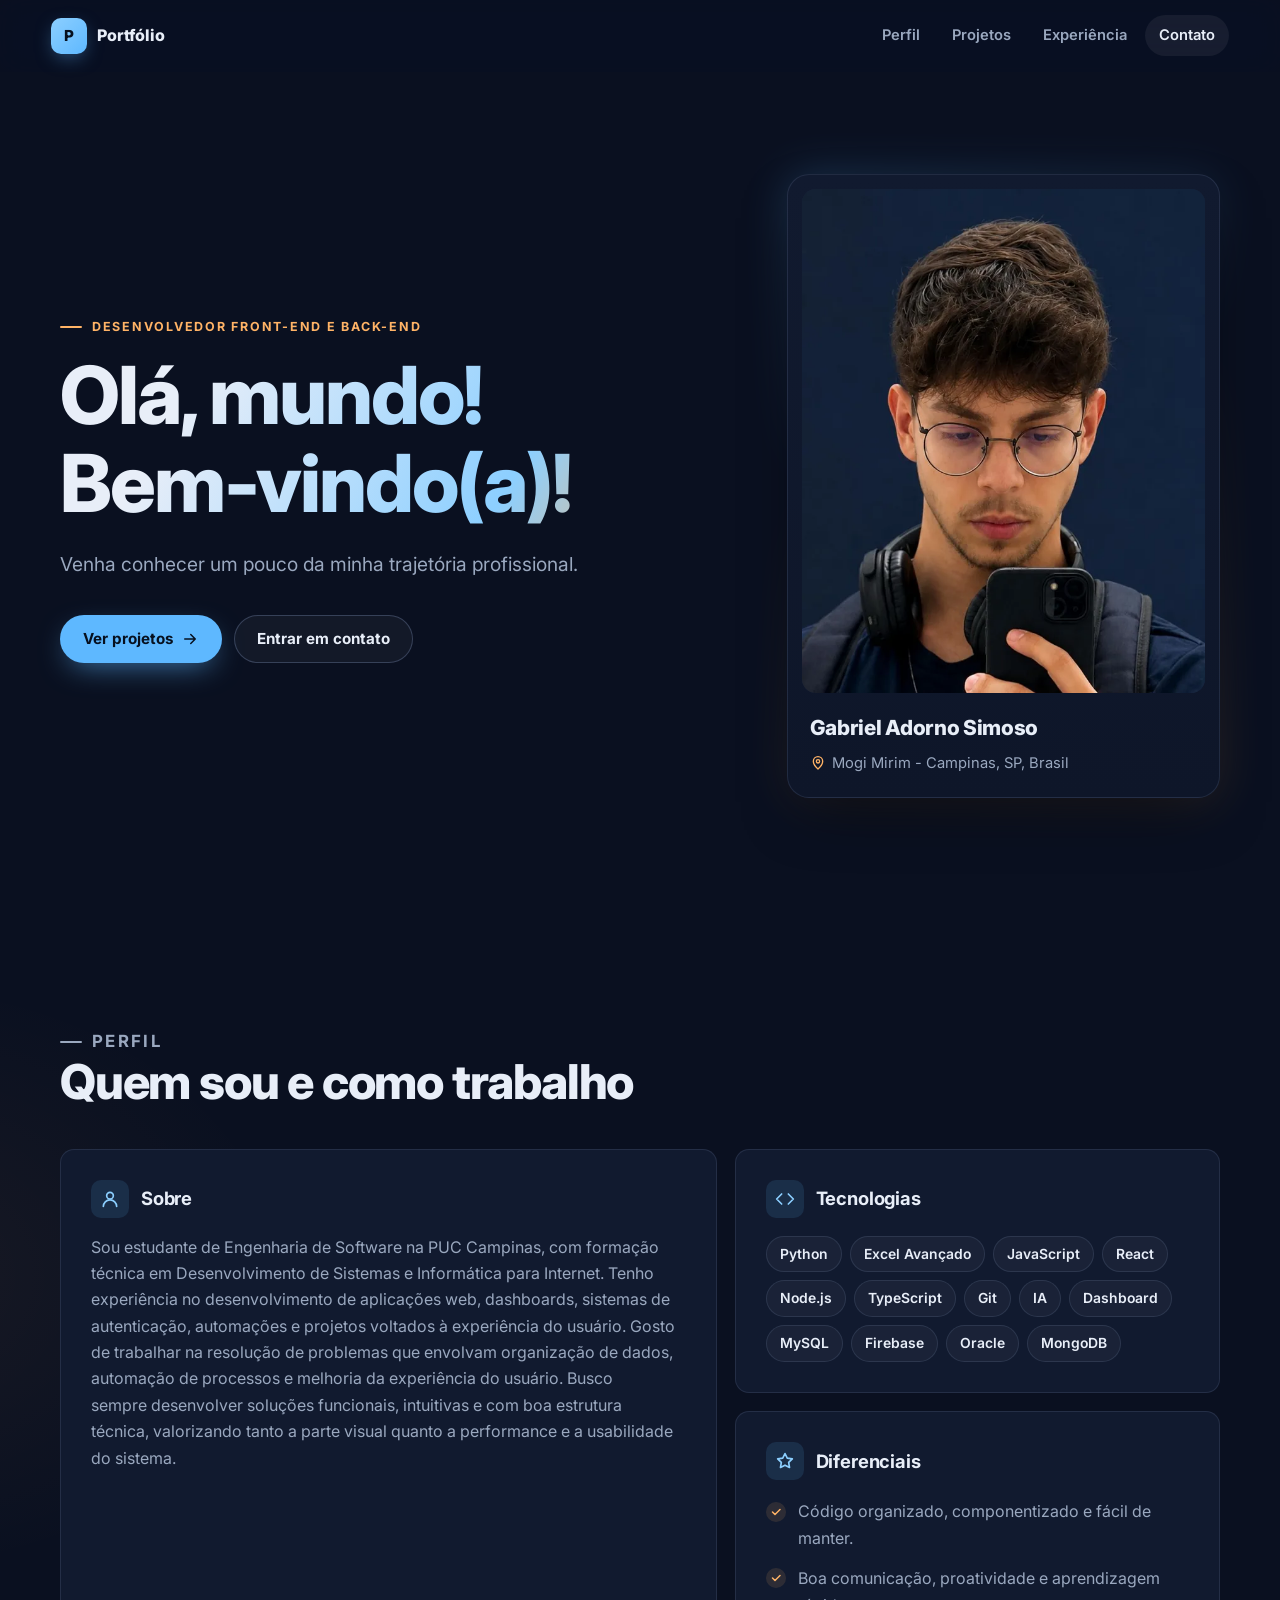
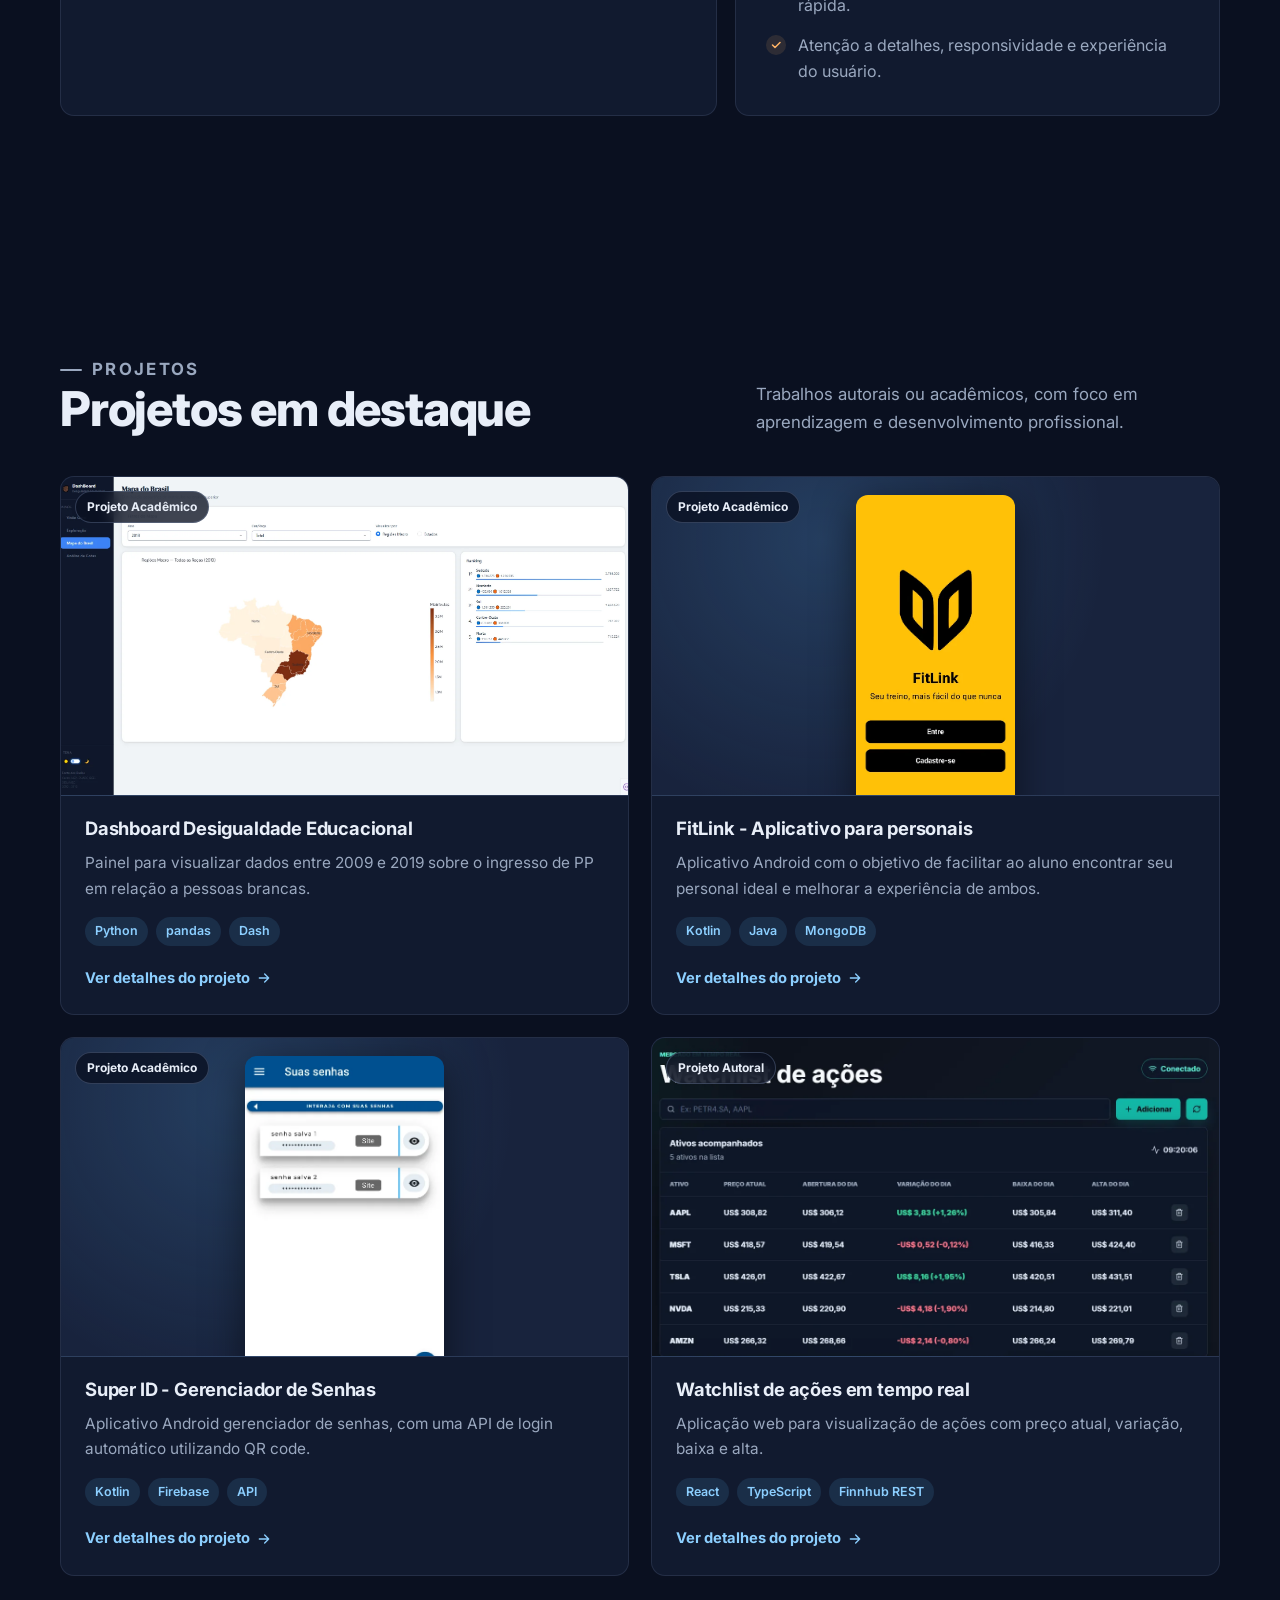
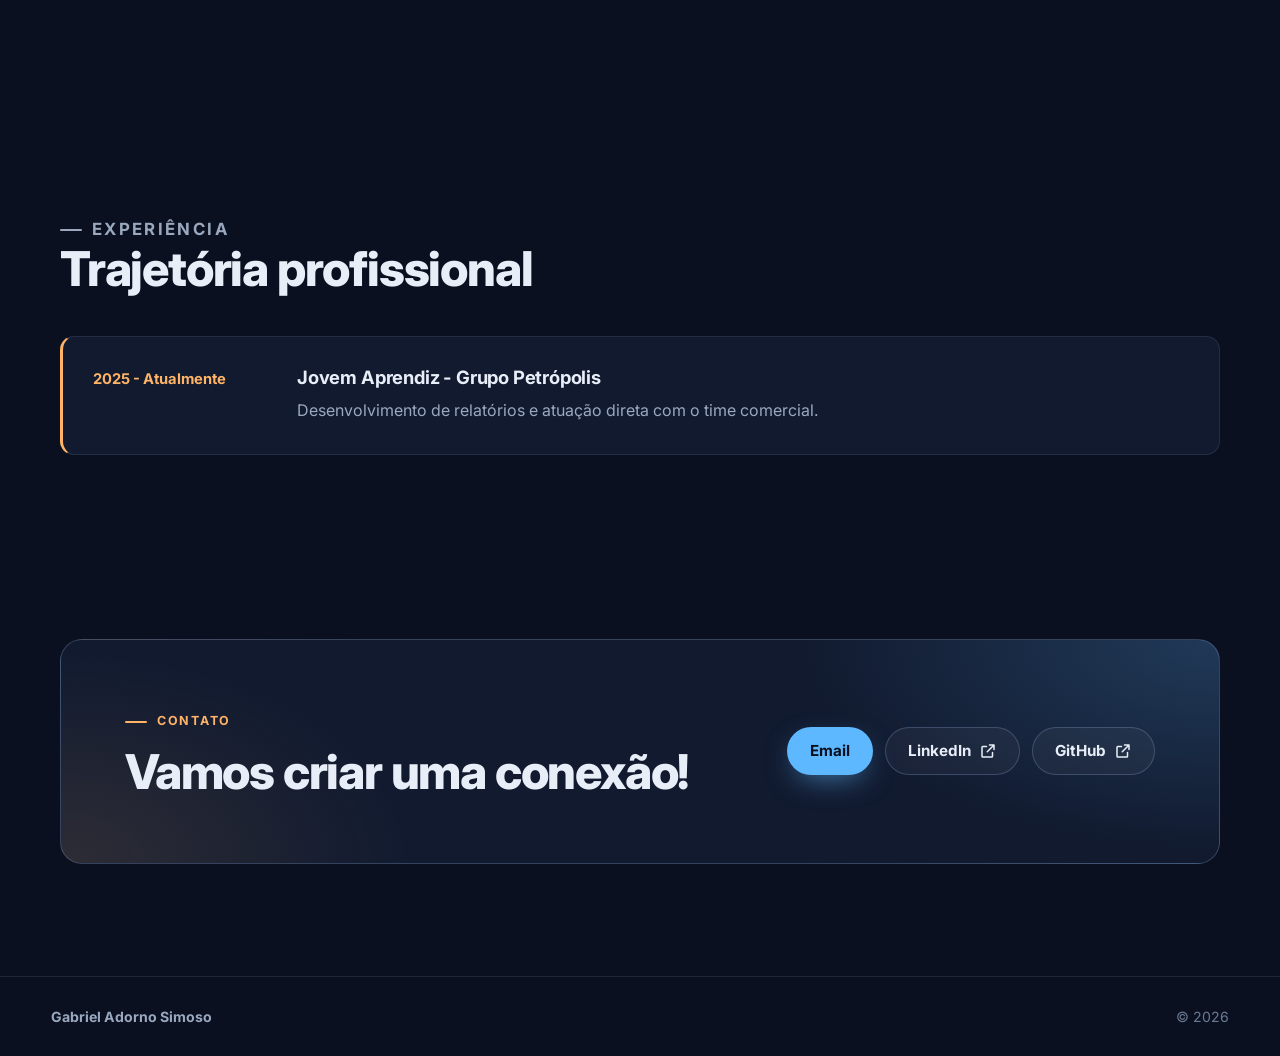
<file: index.html>
<!doctype html>
<html lang="pt-BR">
  <head>
    <meta charset="UTF-8" />
    <meta name="viewport" content="width=device-width, initial-scale=1.0" />
    <title>Portfólio | Gabriel Adorno Simoso</title>
    <meta
      name="description"
      content="Portfólio de Gabriel Adorno Simoso, desenvolvedor Front-end e Back-end. Projetos, tecnologias e trajetória profissional."
    />
    <meta name="theme-color" content="#0a1020" />
    <meta property="og:type" content="website" />
    <meta property="og:title" content="Portfólio | Gabriel Adorno Simoso" />
    <meta property="og:description" content="Desenvolvedor Front-end e Back-end. Conheça meus projetos e minha trajetória." />
    <meta property="og:image" content="assets/img/image-perfil.webp" />
    <link
      rel="icon"
      href="data:image/svg+xml,%3Csvg xmlns='http://www.w3.org/2000/svg' viewBox='0 0 32 32'%3E%3Crect width='32' height='32' rx='8' fill='%235eb8ff'/%3E%3Ctext x='16' y='22' font-family='Arial' font-weight='800' font-size='17' text-anchor='middle' fill='%2306101f'%3EP%3C/text%3E%3C/svg%3E"
    />
    <link rel="preconnect" href="https://fonts.googleapis.com" />
    <link rel="preconnect" href="https://fonts.gstatic.com" crossorigin />
    <link
      rel="stylesheet"
      href="https://fonts.googleapis.com/css2?family=Inter:wght@400;500;600;700;800&display=swap"
    />
    <link rel="preload" as="image" href="assets/img/image-perfil.webp" fetchpriority="high" />
    <link rel="stylesheet" href="assets/css/styles.css?v=2" />
    <script>document.documentElement.classList.add("js");</script>
  </head>
  <body>
    <a class="skip-link" href="#inicio">Pular para o conteúdo</a>

    <header class="site-header">
      <a class="brand" href="#inicio" aria-label="Ir para o início">
        <span class="brand-mark" aria-hidden="true">P</span>
        <span class="brand-text">Portfólio</span>
      </a>

      <nav class="main-nav" aria-label="Navegação principal">
        <a href="#perfil">Perfil</a>
        <a href="#projetos">Projetos</a>
        <a href="#experiencia">Experiência</a>
        <a href="#contato">Contato</a>
      </nav>
    </header>

    <main id="inicio">
      <section class="hero section-shell" aria-labelledby="hero-title">
        <div class="hero-content reveal">
          <p class="eyebrow" id="profile-role">Desenvolvedor</p>
          <h1 id="hero-title" class="gradient-text">Portfólio profissional.</h1>
          <p class="hero-copy" id="profile-summary"></p>

          <div class="hero-actions">
            <a class="button button-primary" href="#projetos">
              Ver projetos
              <svg viewBox="0 0 24 24" fill="none" stroke="currentColor" stroke-width="2" stroke-linecap="round" stroke-linejoin="round" aria-hidden="true"><path d="M5 12h14M13 6l6 6-6 6"/></svg>
            </a>
            <a class="button button-secondary" href="#contato">Entrar em contato</a>
          </div>
        </div>

        <aside class="profile-panel reveal" style="--delay: 120ms" aria-label="Resumo do perfil">
          <img
            class="profile-photo"
            id="profile-photo"
            src="assets/img/image-perfil.webp"
            width="640"
            height="814"
            fetchpriority="high"
            decoding="async"
            alt="Foto de Gabriel Adorno Simoso"
          />
          <div class="profile-info">
            <p class="profile-name" id="profile-name"></p>
            <p class="profile-location">
              <svg viewBox="0 0 24 24" fill="none" stroke="currentColor" stroke-width="2" stroke-linecap="round" stroke-linejoin="round" aria-hidden="true"><path d="M12 21s-7-6.2-7-11.5a7 7 0 0 1 14 0C19 14.8 12 21 12 21z"/><circle cx="12" cy="9.5" r="2.5"/></svg>
              <span id="profile-location"></span>
            </p>
          </div>
          <dl class="profile-stats" id="profile-stats"></dl>
        </aside>
      </section>

      <section class="section-shell section" id="perfil" aria-labelledby="perfil-title">
        <div class="section-heading reveal">
          <p class="eyebrow">Perfil</p>
          <h2 id="perfil-title">Quem sou e como trabalho</h2>
        </div>

        <div class="profile-grid">
          <article class="content-block reveal">
            <h3>
              <span class="block-icon" aria-hidden="true"><svg viewBox="0 0 24 24" fill="none" stroke="currentColor" stroke-width="2" stroke-linecap="round" stroke-linejoin="round"><circle cx="12" cy="8" r="4"/><path d="M4 21a8 8 0 0 1 16 0"/></svg></span>
              Sobre
            </h3>
            <p id="about-text"></p>
          </article>

          <article class="content-block reveal" style="--delay: 80ms">
            <h3>
              <span class="block-icon" aria-hidden="true"><svg viewBox="0 0 24 24" fill="none" stroke="currentColor" stroke-width="2" stroke-linecap="round" stroke-linejoin="round"><path d="M8 6l-6 6 6 6M16 6l6 6-6 6"/></svg></span>
              Tecnologias
            </h3>
            <div class="tag-list" id="tech-list"></div>
          </article>

          <article class="content-block reveal" style="--delay: 160ms">
            <h3>
              <span class="block-icon" aria-hidden="true"><svg viewBox="0 0 24 24" fill="none" stroke="currentColor" stroke-width="2" stroke-linecap="round" stroke-linejoin="round"><path d="M12 3l2.7 5.5 6.1.9-4.4 4.3 1 6.1L12 17l-5.4 2.8 1-6.1-4.4-4.3 6.1-.9z"/></svg></span>
              Diferenciais
            </h3>
            <ul class="check-list" id="strengths-list"></ul>
          </article>
        </div>
      </section>

      <section class="section-shell section" id="projetos" aria-labelledby="projetos-title">
        <div class="section-heading split-heading reveal">
          <div>
            <p class="eyebrow">Projetos</p>
            <h2 id="projetos-title">Projetos em destaque</h2>
          </div>
          <p>
            Trabalhos autorais ou acadêmicos, com foco em aprendizagem e desenvolvimento profissional.
          </p>
        </div>

        <div class="card-grid" id="projects-grid"></div>
      </section>

      <section class="section-shell section" id="experiencia" aria-labelledby="experiencia-title">
        <div class="section-heading reveal">
          <p class="eyebrow">Experiência</p>
          <h2 id="experiencia-title">Trajetória profissional</h2>
        </div>

        <div class="timeline" id="timeline-list"></div>
      </section>

      <section class="contact-band" id="contato" aria-labelledby="contato-title">
        <div class="section-shell contact-content reveal">
          <div>
            <p class="eyebrow">Contato</p>
            <h2 id="contato-title">Vamos criar uma conexão!</h2>
          </div>
          <div class="contact-actions" id="contact-links"></div>
        </div>
      </section>
    </main>

    <footer class="site-footer">
      <strong id="footer-name">Portfólio</strong>
      <span>© <span id="footer-year"></span></span>
    </footer>

    <script src="assets/js/data.js?v=2" defer></script>
    <script src="assets/js/ui.js?v=2" defer></script>
    <script src="assets/js/main.js?v=2" defer></script>
  </body>
</html>
</file>
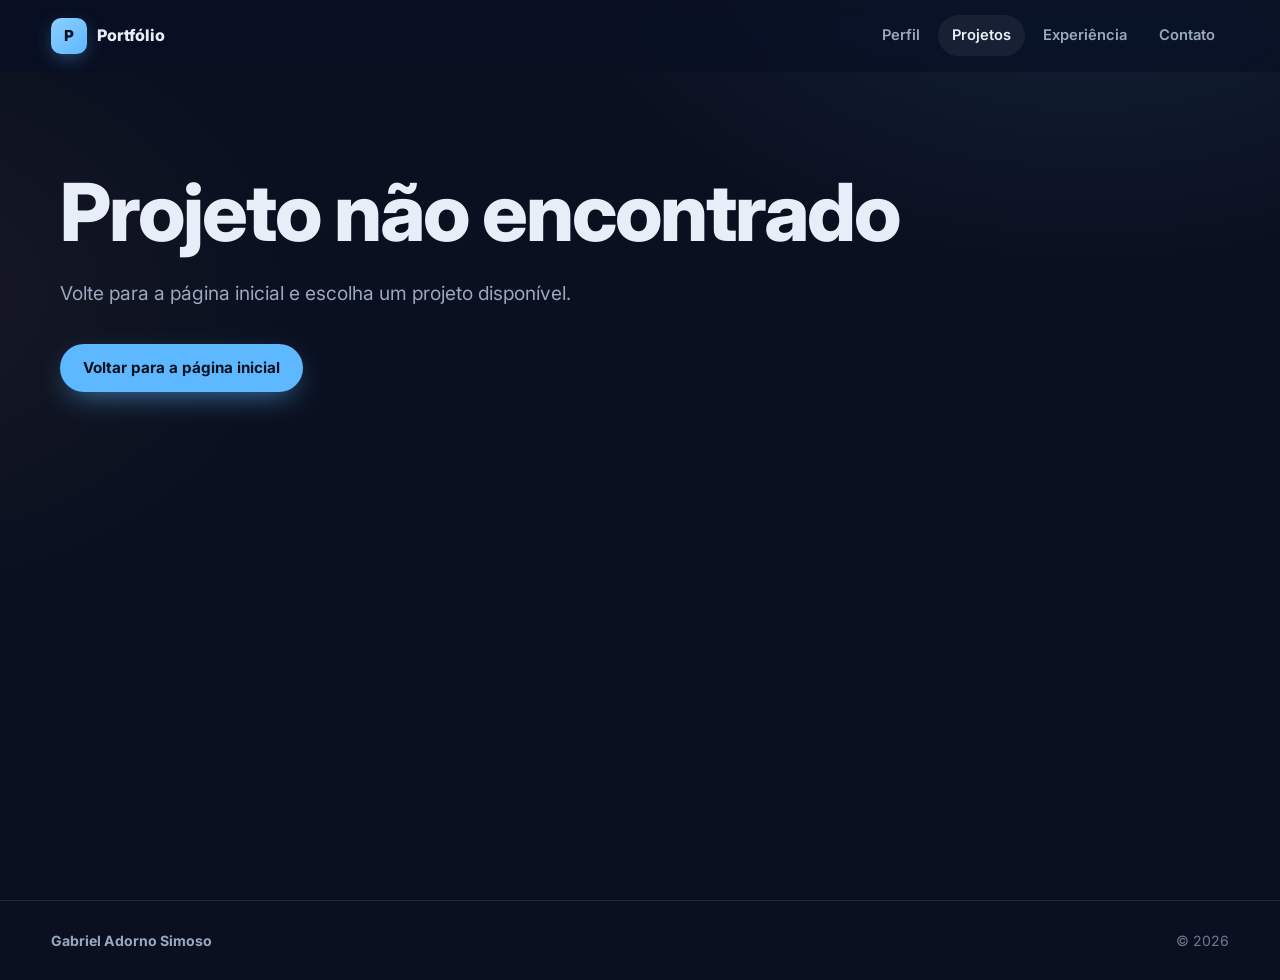
<file: project.html>
<!doctype html>
<html lang="pt-BR">
  <head>
    <meta charset="UTF-8" />
    <meta name="viewport" content="width=device-width, initial-scale=1.0" />
    <title>Projeto | Portfólio</title>
    <meta name="description" content="Detalhes de projeto do portfólio de Gabriel Adorno Simoso." />
    <meta name="theme-color" content="#0a1020" />
    <link
      rel="icon"
      href="data:image/svg+xml,%3Csvg xmlns='http://www.w3.org/2000/svg' viewBox='0 0 32 32'%3E%3Crect width='32' height='32' rx='8' fill='%235eb8ff'/%3E%3Ctext x='16' y='22' font-family='Arial' font-weight='800' font-size='17' text-anchor='middle' fill='%2306101f'%3EP%3C/text%3E%3C/svg%3E"
    />
    <link rel="preconnect" href="https://fonts.googleapis.com" />
    <link rel="preconnect" href="https://fonts.gstatic.com" crossorigin />
    <link
      rel="stylesheet"
      href="https://fonts.googleapis.com/css2?family=Inter:wght@400;500;600;700;800&display=swap"
    />
    <link rel="stylesheet" href="assets/css/styles.css?v=2" />
    <script>document.documentElement.classList.add("js");</script>
  </head>
  <body>
    <a class="skip-link" href="#project-detail">Pular para o conteúdo</a>

    <header class="site-header">
      <a class="brand" href="index.html#inicio" aria-label="Voltar para o início">
        <span class="brand-mark" aria-hidden="true">P</span>
        <span class="brand-text">Portfólio</span>
      </a>

      <nav class="main-nav" aria-label="Navegação principal">
        <a href="index.html#perfil">Perfil</a>
        <a href="index.html#projetos" class="is-active">Projetos</a>
        <a href="index.html#experiencia">Experiência</a>
        <a href="index.html#contato">Contato</a>
      </nav>
    </header>

    <main class="project-page">
      <section class="section-shell project-detail" id="project-detail">
        <a class="back-link" href="index.html#projetos">
          <svg viewBox="0 0 24 24" fill="none" stroke="currentColor" stroke-width="2" stroke-linecap="round" stroke-linejoin="round" aria-hidden="true"><path d="M19 12H5M11 6l-6 6 6 6"/></svg>
          Voltar para projetos
        </a>

        <div class="project-detail-heading reveal">
          <p class="eyebrow" id="project-type"></p>
          <h1 id="project-title" class="gradient-text">Projeto</h1>
          <p class="hero-copy" id="project-description"></p>
        </div>

        <div class="project-gallery reveal" style="--delay: 100ms" id="project-gallery" aria-label="Imagens do projeto"></div>

        <div class="project-detail-grid">
          <article class="content-block project-story reveal">
            <h2>Sobre o projeto</h2>
            <p id="project-long-description"></p>
          </article>

          <aside class="content-block reveal" style="--delay: 80ms">
            <h2>Tecnologias</h2>
            <div class="tag-list" id="project-stack"></div>
            <div class="project-links" id="project-links"></div>
          </aside>
        </div>
      </section>
    </main>

    <footer class="site-footer">
      <strong id="footer-name">Portfólio</strong>
      <span>© <span id="footer-year"></span></span>
    </footer>

    <script src="assets/js/data.js?v=2" defer></script>
    <script src="assets/js/ui.js?v=2" defer></script>
    <script src="assets/js/project.js?v=2" defer></script>
  </body>
</html>
</file>
<file: assets/css/styles.css>
:root {
  --bg: #0a1020;
  --bg-elevated: #0e1629;
  --surface: #111a2f;
  --surface-hover: #15203a;
  --surface-muted: #18233d;
  --text: #e8eef8;
  --muted: #9aa8bf;
  --subtle: #6b7a93;
  --line: rgba(148, 170, 210, 0.14);
  --line-strong: rgba(148, 170, 210, 0.28);
  --primary: #5eb8ff;
  --primary-strong: #8ccfff;
  --primary-soft: rgba(94, 184, 255, 0.12);
  --accent: #ffb366;
  --accent-soft: rgba(255, 179, 102, 0.12);
  --on-primary: #06101f;
  --radius-sm: 8px;
  --radius: 14px;
  --radius-lg: 22px;
  --shadow: 0 24px 60px -20px rgba(0, 0, 0, 0.6);
  --max-width: 1160px;
  --header-height: 72px;
  --ease: cubic-bezier(0.22, 1, 0.36, 1);
  color-scheme: dark;
}

*,
*::before,
*::after {
  box-sizing: border-box;
}

html {
  scroll-behavior: smooth;
  scroll-padding-top: calc(var(--header-height) + 16px);
  -webkit-text-size-adjust: 100%;
}

body {
  margin: 0;
  min-height: 100vh;
  background:
    radial-gradient(900px 600px at 85% -10%, rgba(94, 184, 255, 0.12), transparent 60%),
    radial-gradient(700px 500px at -10% 30%, rgba(255, 179, 102, 0.06), transparent 60%),
    var(--bg);
  background-repeat: no-repeat;
  color: var(--text);
  font-family:
    "Inter", ui-sans-serif, system-ui, -apple-system, BlinkMacSystemFont, "Segoe UI",
    Roboto, sans-serif;
  font-size: 1rem;
  line-height: 1.65;
  -webkit-font-smoothing: antialiased;
  text-rendering: optimizeLegibility;
}

a {
  color: inherit;
  text-decoration: none;
}

img {
  display: block;
  max-width: 100%;
  height: auto;
}

::selection {
  background: rgba(94, 184, 255, 0.3);
}

:focus-visible {
  outline: 2px solid var(--primary);
  outline-offset: 3px;
  border-radius: 4px;
}

.skip-link {
  position: absolute;
  left: 16px;
  top: -60px;
  z-index: 100;
  padding: 10px 16px;
  color: var(--on-primary);
  background: var(--primary);
  border-radius: var(--radius-sm);
  font-weight: 700;
  transition: top 160ms ease;
}

.skip-link:focus {
  top: 12px;
}

/* ---------- Header ---------- */

.site-header {
  position: sticky;
  top: 0;
  z-index: 20;
  height: var(--header-height);
  display: flex;
  align-items: center;
  justify-content: space-between;
  gap: 24px;
  padding: 0 clamp(16px, 4vw, 56px);
  background: rgba(10, 16, 32, 0.72);
  border-bottom: 1px solid transparent;
  backdrop-filter: saturate(160%) blur(16px);
  -webkit-backdrop-filter: saturate(160%) blur(16px);
  transition:
    border-color 200ms ease,
    background 200ms ease;
}

.site-header.is-scrolled {
  background: rgba(10, 16, 32, 0.9);
  border-color: var(--line);
}

.brand {
  display: inline-flex;
  align-items: center;
  gap: 10px;
  font-weight: 800;
  flex-shrink: 0;
}

.brand-mark {
  width: 36px;
  height: 36px;
  display: inline-grid;
  place-items: center;
  color: var(--on-primary);
  background: linear-gradient(135deg, var(--primary-strong), var(--primary));
  border-radius: 10px;
  font-size: 0.95rem;
  box-shadow: 0 6px 20px -6px rgba(94, 184, 255, 0.6);
}

.brand-text {
  font-size: 1rem;
  letter-spacing: -0.01em;
}

.main-nav {
  display: flex;
  align-items: center;
  gap: 4px;
  font-size: 0.92rem;
  font-weight: 600;
}

.main-nav a {
  padding: 8px 14px;
  color: var(--muted);
  border-radius: 999px;
  transition:
    color 160ms ease,
    background 160ms ease;
}

.main-nav a:hover,
.main-nav a.is-active {
  color: var(--text);
  background: rgba(255, 255, 255, 0.06);
}

/* ---------- Layout ---------- */

.section-shell {
  width: min(100% - 32px, var(--max-width));
  margin: 0 auto;
}

.section {
  padding: clamp(64px, 10vw, 112px) 0;
}

.eyebrow {
  display: inline-flex;
  align-items: center;
  gap: 10px;
  margin: 0 0 14px;
  color: var(--accent);
  font-size: 0.78rem;
  font-weight: 700;
  letter-spacing: 0.14em;
  text-transform: uppercase;
}

.eyebrow::before {
  content: "";
  width: 22px;
  height: 2px;
  background: currentColor;
  border-radius: 2px;
}

h1,
h2,
h3 {
  margin: 0;
  line-height: 1.1;
  letter-spacing: -0.025em;
  text-wrap: balance;
  overflow-wrap: break-word;
}

p {
  overflow-wrap: break-word;
  text-wrap: pretty;
}

h1 {
  font-size: clamp(2.5rem, 6.4vw, 5rem);
  font-weight: 800;
}

h2 {
  font-size: clamp(1.9rem, 4vw, 3rem);
  font-weight: 800;
}

h3 {
  font-size: 1.15rem;
  font-weight: 700;
  letter-spacing: -0.01em;
}

.gradient-text {
  background: linear-gradient(120deg, var(--text) 20%, var(--primary-strong) 70%, var(--accent));
  -webkit-background-clip: text;
  background-clip: text;
  color: transparent;
}

/* ---------- Hero ---------- */

.hero {
  min-height: calc(100svh - var(--header-height));
  display: grid;
  grid-template-columns: minmax(0, 1.2fr) minmax(300px, 0.8fr);
  align-items: center;
  gap: clamp(36px, 6vw, 80px);
  padding: clamp(40px, 6vw, 72px) 0;
}

.hero-content {
  max-width: 680px;
}

.hero-copy {
  max-width: 560px;
  margin: 22px 0 0;
  color: var(--muted);
  font-size: clamp(1.05rem, 1.6vw, 1.2rem);
}

.hero-actions,
.contact-actions {
  display: flex;
  flex-wrap: wrap;
  gap: 12px;
  margin-top: 34px;
}

/* ---------- Buttons ---------- */

.button {
  min-height: 48px;
  display: inline-flex;
  align-items: center;
  justify-content: center;
  gap: 8px;
  padding: 12px 22px;
  border: 1px solid transparent;
  border-radius: 999px;
  font-size: 0.95rem;
  font-weight: 700;
  line-height: 1.2;
  cursor: pointer;
  transition:
    transform 200ms var(--ease),
    border-color 200ms ease,
    background 200ms ease,
    box-shadow 200ms ease,
    color 200ms ease;
}

.button svg {
  width: 18px;
  height: 18px;
  flex-shrink: 0;
  transition: transform 200ms var(--ease);
}

.button:hover {
  transform: translateY(-2px);
}

.button:hover svg {
  transform: translateX(2px);
}

.button-primary {
  color: var(--on-primary);
  background: var(--primary);
  box-shadow: 0 10px 30px -10px rgba(94, 184, 255, 0.7);
}

.button-primary:hover {
  background: var(--primary-strong);
}

.button-secondary {
  color: var(--text);
  background: rgba(255, 255, 255, 0.04);
  border-color: var(--line-strong);
}

.button-secondary:hover {
  background: rgba(255, 255, 255, 0.08);
  border-color: rgba(148, 170, 210, 0.5);
}

/* ---------- Profile panel ---------- */

.profile-panel {
  position: relative;
  display: grid;
  gap: 18px;
  padding: 14px 14px 22px;
  background: linear-gradient(180deg, var(--surface), var(--bg-elevated));
  border: 1px solid var(--line);
  border-radius: var(--radius-lg);
  box-shadow: var(--shadow);
}

.profile-panel::before {
  content: "";
  position: absolute;
  inset: -1px;
  z-index: -1;
  border-radius: inherit;
  background: linear-gradient(160deg, rgba(94, 184, 255, 0.5), transparent 40%, rgba(255, 179, 102, 0.35));
  filter: blur(22px);
  opacity: 0.45;
}

.profile-photo {
  width: 100%;
  aspect-ratio: 4 / 5;
  object-fit: cover;
  object-position: center 30%;
  border-radius: calc(var(--radius-lg) - 8px);
  background: var(--surface-muted);
}

.profile-info {
  padding: 0 8px;
}

.profile-name {
  margin: 0;
  font-size: 1.3rem;
  font-weight: 800;
  letter-spacing: -0.015em;
}

.profile-location {
  display: flex;
  align-items: center;
  gap: 6px;
  margin: 6px 0 0;
  color: var(--muted);
  font-size: 0.92rem;
}

.profile-location svg {
  width: 16px;
  height: 16px;
  flex-shrink: 0;
  color: var(--accent);
}

.profile-stats {
  display: grid;
  grid-template-columns: repeat(3, 1fr);
  gap: 10px;
  margin: 0;
  padding: 0 8px;
}

.profile-stats:empty {
  display: none;
}

.profile-stats div {
  padding: 12px;
  background: var(--surface-muted);
  border-radius: var(--radius-sm);
}

.profile-stats dt {
  color: var(--muted);
  font-size: 0.72rem;
  font-weight: 700;
  text-transform: uppercase;
}

.profile-stats dd {
  margin: 4px 0 0;
  color: var(--primary-strong);
  font-size: 1.2rem;
  font-weight: 800;
}

/* ---------- Section headings ---------- */

.section-heading {
  max-width: 720px;
  margin-bottom: 40px;
}

.section-heading p {
  margin: 16px 0 0;
  color: var(--muted);
  font-size: 1.05rem;
}

.split-heading {
  max-width: none;
  display: grid;
  grid-template-columns: minmax(0, 1fr) minmax(260px, 0.7fr);
  align-items: end;
  gap: 32px;
}

/* ---------- Profile ---------- */

.profile-grid {
  display: grid;
  grid-template-columns: minmax(0, 1.15fr) minmax(280px, 0.85fr);
  gap: 18px;
}

.content-block {
  padding: clamp(22px, 3vw, 30px);
  background: var(--surface);
  border: 1px solid var(--line);
  border-radius: var(--radius);
}

.profile-grid .content-block:first-child {
  grid-row: span 2;
}

.content-block h3 {
  display: flex;
  align-items: center;
  gap: 12px;
}

.block-icon {
  width: 38px;
  height: 38px;
  display: inline-grid;
  place-items: center;
  color: var(--primary-strong);
  background: var(--primary-soft);
  border-radius: 10px;
  flex-shrink: 0;
}

.block-icon svg {
  width: 20px;
  height: 20px;
}

.content-block p {
  margin: 16px 0 0;
  color: var(--muted);
}

.tag-list {
  display: flex;
  flex-wrap: wrap;
  gap: 8px;
  margin-top: 18px;
}

.tag {
  display: inline-flex;
  align-items: center;
  padding: 6px 13px;
  color: var(--text);
  background: rgba(255, 255, 255, 0.04);
  border: 1px solid var(--line);
  border-radius: 999px;
  font-size: 0.87rem;
  font-weight: 600;
  transition:
    border-color 160ms ease,
    color 160ms ease,
    background 160ms ease;
}

.tag:hover {
  color: var(--primary-strong);
  background: var(--primary-soft);
  border-color: rgba(94, 184, 255, 0.35);
}

.check-list {
  display: grid;
  gap: 14px;
  margin: 18px 0 0;
  padding: 0;
  list-style: none;
}

.check-list li {
  position: relative;
  padding-left: 32px;
  color: var(--muted);
}

.check-list li::before {
  content: "";
  position: absolute;
  left: 0;
  top: 0.2em;
  width: 20px;
  height: 20px;
  background: var(--accent-soft)
    url("data:image/svg+xml,%3Csvg xmlns='http://www.w3.org/2000/svg' viewBox='0 0 24 24' fill='none' stroke='%23ffb366' stroke-width='3' stroke-linecap='round' stroke-linejoin='round'%3E%3Cpath d='M5 12l5 5L20 7'/%3E%3C/svg%3E")
    center / 12px no-repeat;
  border-radius: 50%;
}

/* ---------- Project cards ---------- */

.card-grid {
  display: grid;
  grid-template-columns: repeat(2, minmax(0, 1fr));
  gap: 22px;
}

.project-card {
  position: relative;
  display: flex;
  flex-direction: column;
  overflow: hidden;
  background: var(--surface);
  border: 1px solid var(--line);
  border-radius: var(--radius);
  transition:
    transform 300ms var(--ease),
    border-color 300ms ease,
    box-shadow 300ms ease;
}

.project-card:hover {
  transform: translateY(-4px);
  border-color: rgba(94, 184, 255, 0.35);
  box-shadow: var(--shadow);
}

.project-thumb {
  position: relative;
  aspect-ratio: 16 / 9;
  overflow: hidden;
  background:
    radial-gradient(circle at 30% 20%, rgba(94, 184, 255, 0.18), transparent 60%),
    var(--surface-muted);
  border-bottom: 1px solid var(--line);
}

.project-thumb img {
  width: 100%;
  height: 100%;
  object-fit: cover;
  object-position: top center;
  transition: transform 600ms var(--ease);
}

.project-thumb.is-portrait img {
  width: auto;
  margin: 18px auto 0;
  height: calc(100% + 40px);
  object-fit: cover;
  border-radius: 12px 12px 0 0;
  box-shadow: 0 10px 40px rgba(0, 0, 0, 0.5);
}

.project-card:hover .project-thumb img {
  transform: scale(1.04);
}

.project-type {
  position: absolute;
  top: 14px;
  left: 14px;
  z-index: 1;
  padding: 5px 11px;
  color: var(--text);
  background: rgba(10, 16, 32, 0.78);
  border: 1px solid var(--line-strong);
  border-radius: 999px;
  backdrop-filter: blur(8px);
  -webkit-backdrop-filter: blur(8px);
  font-size: 0.75rem;
  font-weight: 700;
}

.project-body {
  flex: 1;
  display: flex;
  flex-direction: column;
  gap: 12px;
  padding: 22px 24px 24px;
}

.project-body p {
  margin: 0;
  color: var(--muted);
  font-size: 0.96rem;
}

.project-meta {
  display: flex;
  flex-wrap: wrap;
  gap: 8px;
  margin-top: 4px;
}

.meta-pill {
  padding: 4px 10px;
  color: var(--primary-strong);
  background: var(--primary-soft);
  border-radius: 999px;
  font-size: 0.78rem;
  font-weight: 600;
}

.text-link {
  display: inline-flex;
  align-items: center;
  gap: 6px;
  width: fit-content;
  margin-top: auto;
  padding-top: 8px;
  color: var(--primary-strong);
  font-size: 0.92rem;
  font-weight: 700;
}

.text-link svg {
  width: 16px;
  height: 16px;
  transition: transform 200ms var(--ease);
}

.project-card:hover .text-link svg {
  transform: translateX(4px);
}

/* ---------- Timeline ---------- */

.timeline {
  position: relative;
  display: grid;
  gap: 18px;
}

.timeline-card {
  display: grid;
  grid-template-columns: 180px minmax(0, 1fr);
  gap: 24px;
  padding: clamp(22px, 3vw, 30px);
  background: var(--surface);
  border: 1px solid var(--line);
  border-left: 3px solid var(--accent);
  border-radius: var(--radius);
}

.timeline-period {
  color: var(--accent);
  font-size: 0.92rem;
  font-weight: 700;
}

.timeline-card p {
  margin: 10px 0 0;
  color: var(--muted);
}

/* ---------- Contact ---------- */

.contact-band {
  padding: clamp(24px, 6vw, 72px) 0 clamp(64px, 10vw, 112px);
}

.contact-content {
  position: relative;
  display: grid;
  grid-template-columns: minmax(0, 1fr) auto;
  align-items: center;
  gap: 32px;
  padding: clamp(32px, 6vw, 64px);
  overflow: hidden;
  background:
    radial-gradient(600px 300px at 100% 0%, rgba(94, 184, 255, 0.2), transparent 70%),
    radial-gradient(500px 300px at 0% 100%, rgba(255, 179, 102, 0.12), transparent 70%),
    var(--surface);
  border: 1px solid var(--line-strong);
  border-radius: var(--radius-lg);
}

.contact-content .contact-actions {
  margin-top: 0;
}

/* ---------- Footer ---------- */

.site-footer {
  display: flex;
  flex-wrap: wrap;
  justify-content: space-between;
  gap: 12px;
  padding: 28px clamp(16px, 4vw, 56px);
  color: var(--subtle);
  border-top: 1px solid var(--line);
  font-size: 0.88rem;
}

.site-footer strong {
  color: var(--muted);
  font-weight: 700;
}

/* ---------- Project page ---------- */

.project-page {
  min-height: calc(100vh - var(--header-height));
}

.project-detail {
  padding: clamp(32px, 5vw, 56px) 0 clamp(64px, 10vw, 104px);
}

.back-link {
  display: inline-flex;
  align-items: center;
  gap: 8px;
  margin-bottom: 32px;
  padding: 8px 14px 8px 10px;
  color: var(--muted);
  border: 1px solid var(--line);
  border-radius: 999px;
  font-size: 0.9rem;
  font-weight: 600;
  transition:
    color 160ms ease,
    border-color 160ms ease,
    background 160ms ease;
}

.back-link svg {
  width: 16px;
  height: 16px;
  transition: transform 200ms var(--ease);
}

.back-link:hover {
  color: var(--text);
  background: rgba(255, 255, 255, 0.04);
  border-color: var(--line-strong);
}

.back-link:hover svg {
  transform: translateX(-3px);
}

.project-detail-heading {
  max-width: 820px;
  margin-bottom: 36px;
}

.project-detail-heading h1 {
  font-size: clamp(2.2rem, 5.2vw, 4rem);
}

.project-gallery {
  margin-bottom: 24px;
}

.project-carousel {
  background: var(--surface);
  border: 1px solid var(--line);
  border-radius: var(--radius-lg);
  overflow: hidden;
}

.carousel-stage {
  position: relative;
  overflow: hidden;
  background:
    radial-gradient(circle at 50% 0%, rgba(94, 184, 255, 0.1), transparent 70%),
    var(--bg-elevated);
  touch-action: pan-y;
}

.carousel-track {
  display: flex;
  transition: transform 450ms var(--ease);
}

.carousel-slide {
  flex: 0 0 100%;
  height: clamp(340px, 62vh, 640px);
  display: flex;
  align-items: center;
  justify-content: center;
  min-width: 0;
  margin: 0;
  padding: clamp(16px, 3vw, 32px) clamp(16px, 6vw, 72px);
}

.carousel-slide img {
  max-width: 100%;
  max-height: 100%;
  width: auto;
  height: auto;
  object-fit: contain;
  border-radius: var(--radius-sm);
  box-shadow: 0 20px 50px -10px rgba(0, 0, 0, 0.6);
  user-select: none;
  -webkit-user-drag: none;
}

.carousel-controls {
  position: absolute;
  inset: 0;
  display: flex;
  align-items: center;
  justify-content: space-between;
  padding: 16px;
  pointer-events: none;
}

.carousel-button {
  width: 46px;
  height: 46px;
  display: grid;
  place-items: center;
  padding: 0;
  color: var(--text);
  background: rgba(10, 16, 32, 0.75);
  border: 1px solid var(--line-strong);
  border-radius: 999px;
  backdrop-filter: blur(8px);
  -webkit-backdrop-filter: blur(8px);
  cursor: pointer;
  pointer-events: auto;
  transition:
    transform 200ms var(--ease),
    background 200ms ease,
    border-color 200ms ease;
}

.carousel-button svg {
  width: 20px;
  height: 20px;
}

.carousel-button:hover {
  transform: scale(1.06);
  background: rgba(10, 16, 32, 0.95);
  border-color: var(--primary);
}

.carousel-footer {
  display: flex;
  align-items: center;
  justify-content: space-between;
  gap: 18px;
  padding: 14px 20px;
  border-top: 1px solid var(--line);
}

.carousel-caption {
  margin: 0;
  color: var(--muted);
  font-size: 0.85rem;
  font-weight: 600;
  font-variant-numeric: tabular-nums;
}

.carousel-dots {
  display: flex;
  align-items: center;
  gap: 8px;
}

.carousel-dot {
  width: 8px;
  height: 8px;
  padding: 0;
  background: var(--line-strong);
  border: 0;
  border-radius: 999px;
  cursor: pointer;
  transition:
    width 300ms var(--ease),
    background 300ms ease;
}

.carousel-dot.is-active {
  width: 26px;
  background: var(--primary);
}

.project-detail-grid {
  display: grid;
  grid-template-columns: minmax(0, 1fr) minmax(280px, 0.4fr);
  gap: 18px;
  align-items: start;
}

.project-detail-grid .content-block h2 {
  font-size: clamp(1.35rem, 2.6vw, 1.75rem);
}

.project-links {
  display: grid;
  gap: 10px;
  margin-top: 24px;
}

.not-found {
  padding: 40px 0;
}

/* ---------- Reveal animation ---------- */

.js .reveal {
  opacity: 0;
  transform: translateY(24px);
  transition:
    opacity 700ms var(--ease),
    transform 700ms var(--ease);
  transition-delay: var(--delay, 0ms);
}

.js .reveal.is-visible {
  opacity: 1;
  transform: none;
}

@media (prefers-reduced-motion: reduce) {
  html {
    scroll-behavior: auto;
  }

  *,
  *::before,
  *::after {
    transition-duration: 0.01ms !important;
    animation-duration: 0.01ms !important;
  }

  .js .reveal {
    opacity: 1;
    transform: none;
  }
}

/* ---------- Responsive ---------- */

@media (max-width: 920px) {
  .hero,
  .split-heading,
  .profile-grid,
  .contact-content,
  .project-detail-grid {
    grid-template-columns: 1fr;
  }

  .hero {
    min-height: auto;
  }

  .profile-panel {
    width: 100%;
    max-width: 420px;
  }

  .profile-grid .content-block:first-child {
    grid-row: auto;
  }
}

@media (max-width: 720px) {
  :root {
    --header-height: 64px;
  }

  .brand-text {
    display: none;
  }

  .site-header {
    gap: 12px;
  }

  .main-nav {
    gap: 0;
    font-size: 0.86rem;
    overflow-x: auto;
    scrollbar-width: none;
  }

  .main-nav::-webkit-scrollbar {
    display: none;
  }

  .main-nav a {
    padding: 8px 10px;
    white-space: nowrap;
  }

  .card-grid,
  .profile-stats,
  .timeline-card {
    grid-template-columns: 1fr;
  }

  .timeline-card {
    gap: 6px;
  }

  .hero-actions .button,
  .contact-actions .button {
    flex: 1 1 auto;
  }

  .carousel-slide {
    height: 440px;
    padding: 16px;
  }

  .carousel-controls {
    padding: 8px;
  }

  .carousel-button {
    width: 38px;
    height: 38px;
  }
}
</file>
